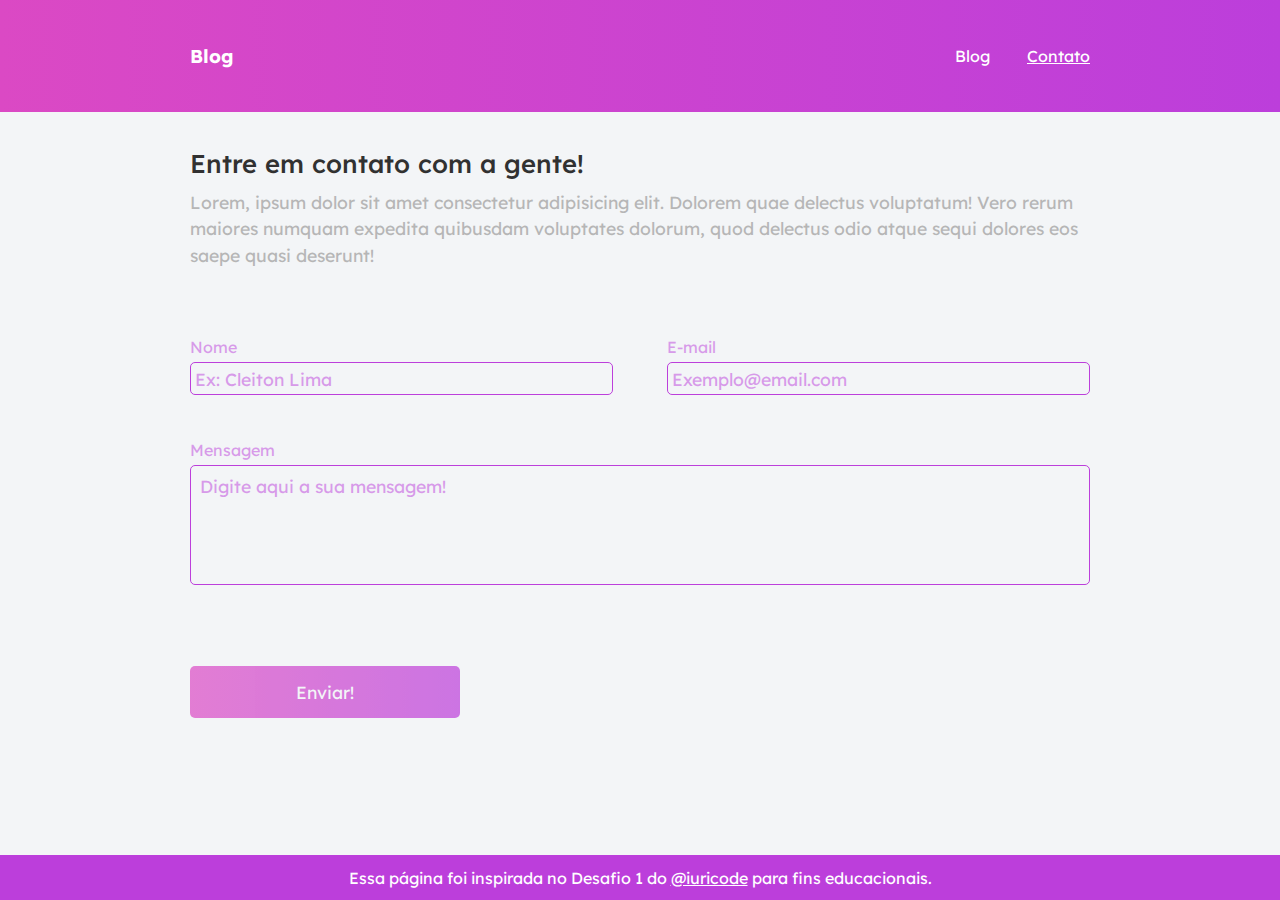
<file: projeto1 - Blog/contato.htm>
<!DOCTYPE html>
<html lang="pt-br">
<head>
    <meta charset="UTF-8">
    <meta http-equiv="X-UA-Compatible" content="IE=edge">
    <meta name="viewport" content="width=device-width, initial-scale=1.0">
    <link rel="stylesheet" href="./css/style.css">
    <link rel="stylesheet" href="./css/contato.css">
    <title>Contatinhos</title>
</head>
<body>
    <header>
        <nav class="box-grid">
            <h3>Blog</h3>
            <ul>
                <li><a href="./index.html">Blog</a></li>
                <li class="ultimo-link-nav"><a class="link-ativo" href="#">Contato</a></li>
            </ul>
        </nav>
    </header>
    <main class="box-grid">
        <section id="contato-section">
            <div>
                <h2 class="conteudo-artigo">Entre em contato com a gente!</h2>
                <p class="conteudo-paragrafo">Lorem, ipsum dolor sit amet consectetur adipisicing elit. Dolorem quae delectus voluptatum! Vero rerum maiores numquam expedita quibusdam voluptates dolorum, quod delectus odio atque sequi dolores eos saepe quasi deserunt!</p>
            </div>
            <form id="form-contato">
                <div id="contato-inputs">
                    <div id="input-cima">
                        <div class="input-contato">
                            <label for="nome">Nome</label>
<!-- tag usada pra nomear a campo a ser preenchido -->
                            <input class="estilo-input" id="nome" type="text" placeholder="Ex: Cleiton Lima">
<!-- tag usada sempre que se trata de um formulario igua a nav -->
<!-- placeholder é o que fica dentro do input  -->
                        </div>
                        <div class="input-contato">
                            <label for="email">E-mail</label>
<!-- a label for= será sempre o id do input -->
                            <input class="estilo-input" id="email" type="email" placeholder="Exemplo@email.com">
<!-- sempre colocar o id pra usar a label -->
                        </div>
                     </div>
                     <div class="textarea-contato">
                     <label for="mensagem">Mensagem</label>
                     <textarea class="estilo-input" id="mensagem" rows="1" maxlength="280" placeholder="Digite aqui a sua mensagem!"></textarea>
<!-- input utilizado para escrever uma mensagem, caixa em branco -->
<!-- rows= linhas, maxlength= maximo de letras, placeholder= o nome que aparece dendro do input -->
                     </div>
            </div>
            <button id="botao-contato" type="submit">Enviar!</button>
            </form>
        </section>
    </main>
    <footer>
        <p class="box-grid">Essa página foi inspirada no Desafio 1 do <a class="link-ativo" href="https://github.com/iuricode" target="_blank">@iuricode</a>
            para fins educacionais.</p>
    </footer>
</body>
</html>
</file>
<file: projeto1 - Blog/css/style.css>
/* Importando as fontes pra usar em todas as Páginas*/
@import url('https://fonts.googleapis.com/css2?family=Lexend+Deca:wght@100;200;300;400;500;600;700;800;900&display=swap');
/* importa todas as fonte */


/* Reset do CSS da página */

*{
    margin: 0;
/* margem externa */
    padding: 0;
/* margem interna */
}


/* Estilização de todas as Fontes da página */

body{
    font-family: 'Lexend Deca', sans-serif;
/* chama as fontes importadas */
    background-color: #f3f5f7;
/* muda a cor de fundo */
}

main{
    min-height: calc(100vh - 157px);
}

/*Estilização da Ul "Lista de links" da página */

nav{
    display:flex;
/* separa as caixa e deixa uma do lado da outra */
    width: 100%;
/* define a largura de um elemento */
    height: 100%;
/* define a altura de um elemento */
    justify-content: space-between;
/* separa a exibição das caixas com espaçamente de uma pra outra */
    align-items: center;
/* alinha as caixas */
    color: #ffffff;
/* muda a cor das letras */
}

.box-grid{
    width: 900px;
/* define o tamanho da largura */
    margin: 0 auto;
/* define um tamanho das margens superior e inferior 0, direita e esquerda automatico */
    align-items: center;
/* alinha as caixas */
}

/*Estilização da Ul "Lista de links" da página */

ul{
    list-style-type:none;
/* retira as bolinha da lista que vem automatico */
    display: flex;
/* separas as caixa deixando uma do lado da outra */
    justify-content: space-between;
/* separa a posição das caixa */
    width: 15%;
/* define um tamanho de largura */
    align-items: center;
/* muda o alinhamento do itens dentro das caixa "center" centraliza */
}

a{
    color: inherit;
/* coloca uma cor que herdar "puxa a cor usada antes" */
    text-decoration: none;
/* retira o "sublinhado" do link que vem automatico */
}

/*Estilização da header "Cabeçalho" da página */

header{
    width: 100%;
/* define um tamamho de largura */
    height: 112px;
/* define um tamanha de altura */
    background: linear-gradient(90deg, #DB49C4 0%, #BC3EDB 100%);
/* coloca um efeito degrade no fundo */
}

.link-ativo{
    text-decoration: underline;
/* coloca um "sublinhado" na palavra indicando em qual página você esta agora */
}

/* Estilização da caixa artigo */

.artigo{
    background-color: #ffffff;
/* cor de fundo da caixa */
    padding: 30px;
/* margem interna */
    margin: 64px 0;
/* margem externa: superior e inferior 64px, esquerda e direita 0 */
    border-radius: 5px;
/* arredonas as pontas da bordas de todos os lados, quanto mais px mais arredonda fica */
}

/* Estilização a cabeçalho do artigo */

.cabecalho-artigo{
    display: flex; 
/* muda o layout das caixas ficando um elemento do lado do outo */
    justify-content: space-between;
/* separa os dois elementos deixando um no começo e outro no final da linha */
    margin-bottom: 30px;
/* margem-bottom é a margem de baixo */
}

.cabecalho-data{
    color: #b6b6b6;
/* altera a cor da fonte */
    font-size: 1em;
/* alterando a fonte, 1em é uma unidade de medida pra facilitar a responcividade */
}

.cabecalho-icone{
    font-size: 1.5em;
/* alterando a fonte, 1.5em é uma unidade de medida pra facilitar a responcividade */
    color: #bc3fdb
/* altera a cor da fonte */
}

.conteudo-artigo{
    margin-bottom: 10px;
/* altera a margem inferiror */
    font-size: 1.6em;
/* alterando a fonte, 1.6em é uma unidade de medida pra facilitar a responcividade */
    color: #313131;
/* altera a cor da fonte */
    font-weight: 500;
/* altera o peso da fonte ou estila tipo negrito, italico */
}

.conteudo-paragrafo{
    color: #b6b6b6;
/* altera a cor da fonte */
    font-size: 1.1em;
/* alterando a fonte, 1.1em é uma unidade de medida pra facilitar a responcividade */
    line-height: 1.5em;
/* altera o espaçamento da linha, 1.5em é uma unidade de medida pra facilitar a responcividade */
    font-weight: 400;
/* altera o espessura a linha mais grosa ou mais fina */
}

.conteudo-img{
    width: 100%;
/* define o tamanho de uma largura  */
    height: 250px;
/* define o tamanho de uma altura */
    border-radius: 5px 5px 0 0;
/* arredonas as pontas da bordas do lado superior esquerda e direita */
    background-image: linear-gradient(90deg, rgba(219, 73, 196, 0.3) 0%, rgba(188, 62, 219, 0.3) 100%), url(../img/tucano.jpg);
/* define uma imagem de fundo, "url()" define o caminho pra pegar a imagem sem usar ../ pra voltar na pasta da imagem salva */
/* linear-gradient(90deg, rgba(219, 73, 196, 0.3) 0%, rgba(188, 62, 219, 0.3) 100%) - usada para fazer um efeito degrade, usada antes da imagem "url()" o efeito degrade ficar na imagem */
    background-size: cover;
/* define o tamnha da imagem dentro do tamanho da caixa estabelecida com width e height */
    background-repeat: no-repeat;
/* o padrão da imagem de fundo é repetir varias vezes com esse comando a imagem não se repete */
    background-position-x: 0;
/* altera a posição da imagem dentro da caixa, x muda a posição da horizontal */
    background-position-y: 20%;
/* altera a posição da imagem dentro da caixa, y muda a posição da vertical */
}

/* Sempre chamar o id com o # para estilizar */
#artigo-4{
    margin-top: 0;
/* margem de cima */
    border-radius: 0 0 5px 5px;
/* arredonas as pontas da bordas do lado de baixo esquerda e direita */
}

/* Estilização do Rodapé da página */

footer{
    background-color: #BC3EDB;
/* mudar cor de funto */
    height: 45px;
/* aumenta o tamanho de altura */
    display: flex;
/* quebra as caixas */
    align-items: center;
/* alinha todos os item dentro da caixa */
    justify-content: center;
/* alinha a caixa maior */
    text-align: center;
/* alinha o texto dentro da caixa */
    color: #ffffff;
/* muda a cor o testo */
}
.conteudo-artigo{
    margin-bottom: 10px;
/* altera a margem inferiror */
    font-size: 1.6em;
/* alterando a fonte, 1.6em é uma unidade de medida pra facilitar a responcividade */
    color: #313131;
/* altera a cor da fonte */
    font-weight: 500;
/* altera o peso da fonte ou estila tipo negrito, italico */
}

.conteudo-paragrafo{
    color: #b6b6b6;
/* altera a cor da fonte */
    font-size: 1.1em;
/* alterando a fonte, 1.1em é uma unidade de medida pra facilitar a responcividade */
    line-height: 1.5em;
/* altera o espaçamento da linha, 1.5em é uma unidade de medida pra facilitar a responcividade */
    font-weight: 400;
/* altera o espessura a linha mais grosa ou mais fina */
}
/* Fim da estilização */

/* -------------------------------------------------------- */

/* Começo da Responsividade */
@media screen and (max-width: 900px){
/* alterando o embrulho da página onde definimos a largura do conteúdo do site  */
    .box-grid{
        width: auto;
/* altera a largura pra todas a telas através do "auto" */
        margin: auto 20px;
/* altera as margem do conteúdo: em cima e baixo= "automatico" e esquerda e direita="20px" o conteúdo não encosta nas bordas laterais */
    }
    ul{
        width: auto;
/* altera a largura pra todas a telas através do "auto" */
    }
    
    li:last-child{
        margin-left: 20px;
    }
/* uma outra forma de fazer a mesma coisa que "li:last-child" mais simples */
    /* .ultimo-link-nav{
        margin-left: 20px;  
    } */
}


/* Quando a tela tiver no máximo 650 pixes */
@media screen and (max-width: 650px){
    footer{
        height: 60px;

    }
}

/* Quando a tela tiver no máximo 450 pixes */
@media screen and (max-width: 450px){
    body{
        font-size: 0.5em;
        /* font-size: 12px; */
    }
    header{
        height: 60px;
    }
    main{
        min-height: calc(100vh - 120px);
    }
}

@media screen and (max-width: 320px) and (max-height: 568px){
    body{
        font-size: 0.5em;
        
    }
  
    
}
</file>
<file: projeto1 - Blog/css/contato.css>
#contato-section{
    height: calc(100vh - 157px);
    display: flex;
    flex-direction: column;
    justify-content: space-around;
}
#input-cima{
    display: flex;
    justify-content: space-between;
}
.input-contato{
    display: flex;
    flex-direction: column;
    width: 47%;
    
}
.estilo-input{
    padding: 1%;
    border-radius: 5px;
    border: 1px solid #bc3fdb;
    background-color: #f3f5f7;
    font-family: 'Lexend Deca', sans-serif;
    font-size: 1.1em;
}
/* estilo-input::placeholder */
/* estilo-input= class > que esta dentro ::placeholder= um atributo da tag*/
 /* tag= <input class="estilo-input" id="email" type="email" placeholder="Exemplo@email.com"> */
                                                            /* é o que irá alterar "placeholder" */
.estilo-input::placeholder{
    color: #D79AE9;
    
}
/* :focus - altera as bordas dos inputs ao clicar */
.estilo-input:focus{
    outline: none;
    border: 1px solid #6C257E;
}

.textarea-contato{
    display: flex;
    flex-direction: column;
    width: 100%;
    margin-top: 5%;
}
#mensagem{
    resize: none;
    height: 100px;
}
#form-contato{
    height: 65%;
    display: flex;
    flex-direction: column;
   
}
label{
    margin-bottom: 5px;
    color: #D79AE9;
}
#botao-contato{
    margin-top: 9%;
    width: 30%;
    font-family: 'Lexend Deca', sans-serif;
    font-size: 1.1em;
    padding: 15px;
    background: linear-gradient(90deg, #DB49C4 0%, #BC3EDB 100%);
    border: none;
    border-radius: 5px;
    color: #f3f5f7;
    opacity: 0.7;
}
#botao-contato:hover{
    cursor:pointer;
    opacity: 1;
}
</file>
